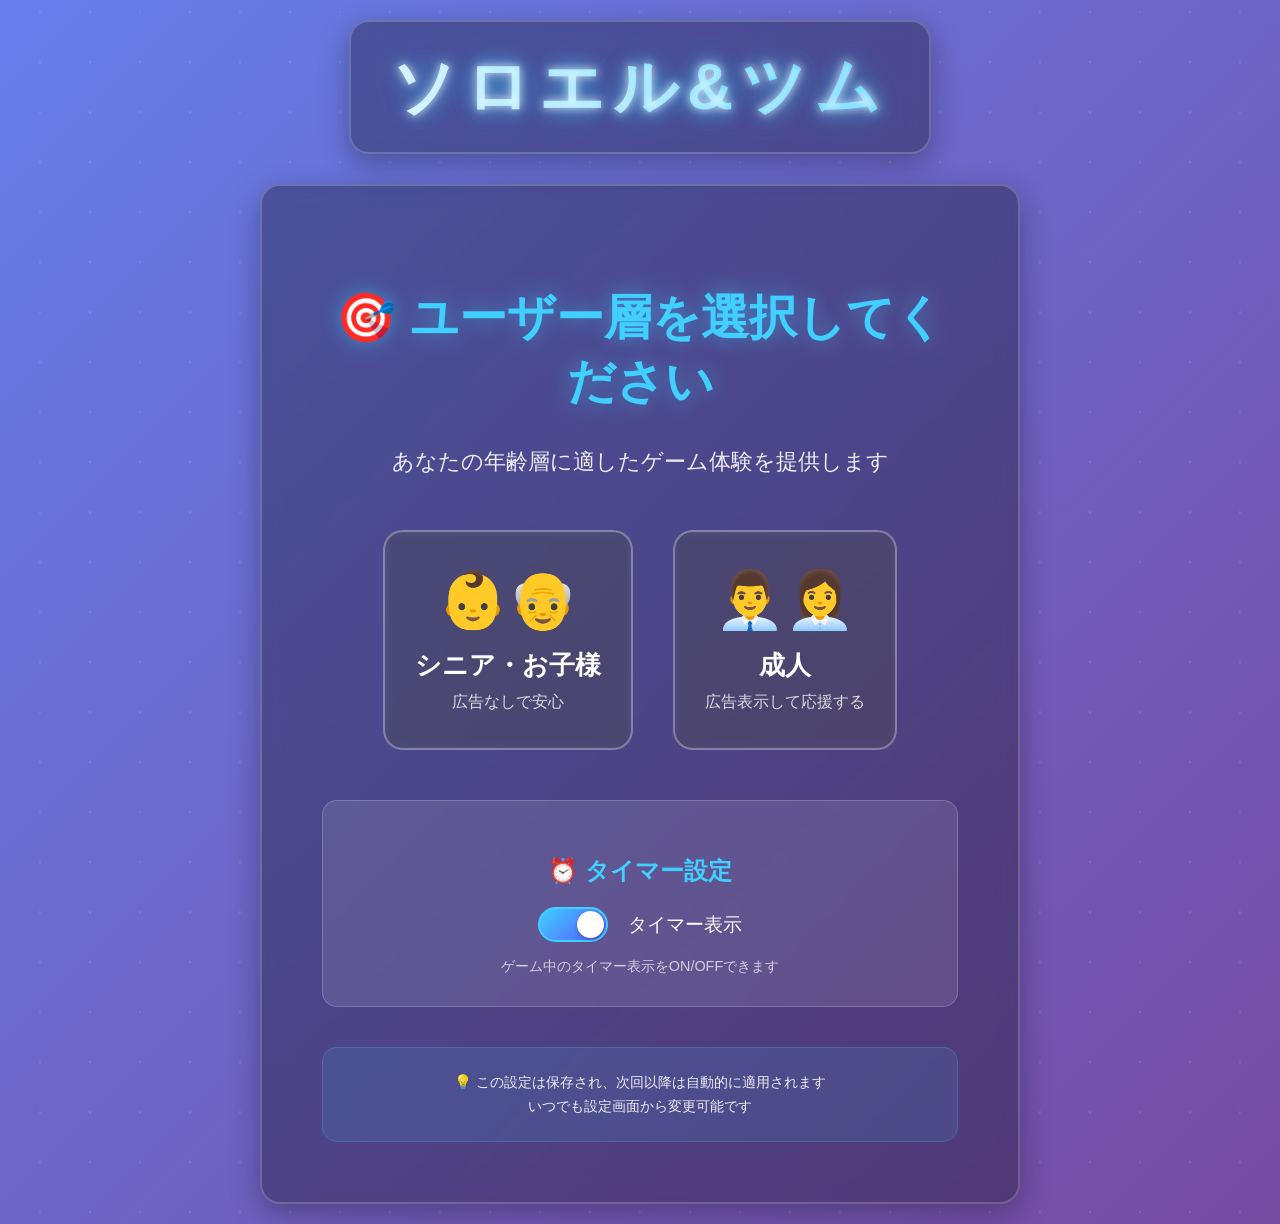
<file: index.html>
<!DOCTYPE html>
<html lang="ja">
<head>
    <meta charset="UTF-8">
    <meta name="viewport" content="width=device-width, initial-scale=1.0, user-scalable=yes">
    <meta name="mobile-web-app-capable" content="yes">
    <meta name="apple-mobile-web-app-capable" content="yes">
    <meta name="apple-mobile-web-app-status-bar-style" content="black-translucent">
    <title>ソロエル&ツム - 無料パズルゲーム</title>
    <meta name="description" content="無料で遊べるダイヤモンド型パズルゲーム。同じ数字を隣接させてクリアを目指そう！">
    <!-- メインメニュー <meta name="keywords" content="パズルゲーム,無料ゲーム,ブラウザゲーム,数字パズル,ソロエル,ツム">-->
    <link rel="stylesheet" href="style.css">
</head>
<body>
    <!-- 年齢層選択画面 -->
    <div id="ageSelectScreen" class="screen active">
        <div class="age-select-container">
            <div class="title-container">
                <h1 class="game-title">ソロエル&ツム</h1>
            </div>
            
            <div class="age-select-content">
                <h2>🎯 ユーザー層を選択してください</h2>
                <p class="age-description">あなたの年齢層に適したゲーム体験を提供します</p>
                
                <div class="age-button-container">
                    <button id="seniorChildButton" class="age-button senior-child">
                        <div class="age-icon">👶👴</div>
                        <div class="age-title">シニア・お子様</div>
                        <div class="age-subtitle">広告なしで安心</div>
                    </button>
                    
                    <button id="adultButton" class="age-button adult">
                        <div class="age-icon">👨‍💼👩‍💼</div>
                        <div class="age-title">成人</div>
                        <div class="age-subtitle">広告表示して応援する</div>
                    </button>
                </div>
                
                <!-- ★タイマー設定を追加 -->
                <div class="timer-setting">
                    <h3>⏰ タイマー設定</h3>
                    <div class="timer-toggle-container">
                        <label class="timer-toggle">
                            <input type="checkbox" id="timerEnabled" checked>
                            <span class="toggle-slider"></span>
                            <span class="toggle-text">タイマー表示</span>
                        </label>
                        <p class="timer-description">ゲーム中のタイマー表示をON/OFFできます</p>
                    </div>
                </div>
                
                <div class="age-note">
                    <p>💡 この設定は保存され、次回以降は自動的に適用されます</p>
                    <p>いつでも設定画面から変更可能です</p>
                </div>
            </div>
        </div>
    </div>

    <!-- メインメニュー -->
    <div id="mainMenu" class="screen">
        <div class="title-container">
            <h1 class="game-title">ソロエル&ツム</h1>
        </div>
        
        <!-- ★広告エリア1: タイトル下 -->
        <div class="ad-container top-ad">
            <div class="pc-ad">
                <script src="https://adm.shinobi.jp/s/db820e3569c5931e561a75d7ff744f3d"></script>
            </div>
            <div class="mobile-ad">
                <script src="https://adm.shinobi.jp/s/0e6d7385b6ec7bccb6126179119a8338"></script>
            </div>
        </div>
        
        <div class="menu-content">
            <h2>Level</h2>
            <select id="levelSelect">
                <option value="create1">Create1</option>
                <option value="create2">Create2</option>
                <option value="create3">Create3</option>
                <option value="0" selected>1</option>
                <option value="1">2</option>
                <option value="2">3</option>
                <option value="3">4</option>
                <option value="4">5</option>
                <option value="5">6</option>
                <option value="6">7</option>
                <option value="7">8</option>
                <option value="8">9</option>
                <option value="9">10</option>
            </select>
            <div class="settings">
                <label>
                    <input type="checkbox" id="colorMode" checked>
                    色付き駒
                </label>
            </div>
            <div class="button-container">
                <button id="playButton" class="menu-button">プレイ</button>
                <button id="createButton" class="menu-button">🎨 クリエイト</button>
                <button id="rulesButton" class="menu-button">ルール</button>
                <button id="recordsButton" class="menu-button">📊 記録</button>
                <button id="settingsButton" class="menu-button settings-btn">⚙️ 設定</button>
            </div>
            
            <div class="copyright-notice">
                <p>このゲームをパクらないで</p>
                <p>作成日: 2025/7/5</p>
                <p>公開開始日: 2025/7/29</p>
                <p>クリエイター: Yaminion</p>
                <p>
                    <a href="privacy.html" style="color: #40CFFF;">プライバシーポリシー</a> | 
                    <a href="terms.html" style="color: #40CFFF;">利用規約</a>
                </p>
            </div>
        </div>
        
        <!-- ★広告エリア2: メニュー下部 -->
        <div class="ad-container menu-bottom-ad">
            <div class="pc-ad">
                <script src="https://adm.shinobi.jp/s/db820e3569c5931e561a75d7ff744f3d"></script>
            </div>
            <div class="mobile-ad">
                <script src="https://adm.shinobi.jp/s/0e6d7385b6ec7bccb6126179119a8338"></script>
            </div>
        </div>
    </div>

    <!-- ルール画面 -->
    <div id="rulesScreen" class="screen">
        <div class="rules-content">
            <button id="closeRulesButton" class="menu-button">戻る</button>
            <div class="rules-text">
                <h1>ゲームルール</h1>
                <h2>１. 同じ数字の駒を全て隣接させてゲームクリアを目指そう!</h2>
                <h2>２. 数字の駒は斜め方向に移動可能!</h2>
                
                <h2>３. 同じ数字の駒が隣接した時、その駒はその場で固定（光る）!</h2>
                
                <p>※駒は直線上の空きマスに一気に移動可能。</p>
                <p>※他の駒は飛び越えれない</p>
                <p>※ゲームマップが大きい場合は、スマホではピンチ操作（二本指で拡大）またはダブルタップで拡大してご使用ください。また色付き駒をOFFにすると反応速度が上がります。</p>
                <p> </p>
                <h1>操作方法</h1>
                <h2>移動させたい駒を押す！空きマスの上でもう一回押すだけ！</h2>
            </div>
        </div>
    </div>

    <!-- ゲーム画面 -->
    <div id="gameScreen" class="screen">
        <div class="game-info">
            <div id="timer">Time: 0s</div>
            <button id="gameRulesButton" class="small-button" style="display: none;">ルール</button>
            <button id="retireButton" class="small-button">詰み.リタイア</button>
        </div>
        <canvas id="gameCanvas"></canvas>
        
        <!-- ★広告エリア3: ゲーム下 -->
        <div class="ad-container game-bottom-ad">
            <div class="pc-ad">
                <script src="https://adm.shinobi.jp/s/db820e3569c5931e561a75d7ff744f3d"></script>
            </div>
            <div class="mobile-ad">
                <script src="https://adm.shinobi.jp/s/0e6d7385b6ec7bccb6126179119a8338"></script>
            </div>
        </div>
        
        <!-- ★広告エリア4: ゲーム下追加 -->
        <div class="ad-container game-bottom-ad-2">
            <div class="pc-ad">
                <script src="https://adm.shinobi.jp/s/db820e3569c5931e561a75d7ff744f3d"></script>
            </div>
            <div class="mobile-ad">
                <script src="https://adm.shinobi.jp/s/0e6d7385b6ec7bccb6126179119a8338"></script>
            </div>
        </div>
    </div>

    <!-- 終了画面 -->
    <div id="endScreen" class="screen">
        <div class="end-content">
            <h2>おめでとう！</h2>
            <div id="levelClearInfo">Level 1 クリア！</div>
            
            <!-- ★広告エリア5: クリア後 -->
            <div class="ad-container clear-ad">
                <div class="pc-ad">
                    <script src="https://adm.shinobi.jp/s/db820e3569c5931e561a75d7ff744f3d"></script>
                </div>
                <div class="mobile-ad">
                    <script src="https://adm.shinobi.jp/s/0e6d7385b6ec7bccb6126179119a8338"></script>
                </div>
            </div>
            
            <!-- ★広告エリア6: クリア後追加 -->
            <div class="ad-container clear-ad-2">
                <div class="pc-ad">
                    <script src="https://adm.shinobi.jp/s/db820e3569c5931e561a75d7ff744f3d"></script>
                </div>
                <div class="mobile-ad">
                    <script src="https://adm.shinobi.jp/s/0e6d7385b6ec7bccb6126179119a8338"></script>
                </div>
            </div>
            
            <div class="stats-container">
                <div class="stat-item">
                    <span class="stat-value" id="clearTime">Time: 0s</span>
                    <span class="stat-label">クリア時間</span>
                </div>
                <div class="stat-item">
                    <span class="stat-value" id="clearMoves">Moves: 0</span>
                    <span class="stat-label">手数</span>
                </div>
            </div>
            <button id="backToMenuButton" class="menu-button">メニューに戻る</button>
        </div>
    </div>

    <!-- 記録表画面 -->
    <div id="recordsScreen" class="screen">
        <div class="records-content">
            <h2>📊 プレイ記録</h2>
            <div class="records-table-container">
                <table class="records-table">
                    <thead>
                        <tr>
                            <th>レベル</th>
                            <th>クリア人数</th>
                            <th>ベストタイム/手数</th>
                        </tr>
                    </thead>
                    <tbody id="recordsTableBody">
                        <!-- JavaScriptで動的生成 -->
                    </tbody>
                </table>
            </div>
            
            <!-- ★広告エリア7: 記録表下 -->
            <div class="ad-container records-bottom-ad">
                <div class="pc-ad">
                    <script src="https://adm.shinobi.jp/s/db820e3569c5931e561a75d7ff744f3d"></script>
                </div>
                <div class="mobile-ad">
                    <script src="https://adm.shinobi.jp/s/0e6d7385b6ec7bccb6126179119a8338"></script>
                </div>
            </div>
            
            <div class="records-buttons">
                <button id="clearRecordsButton" class="danger-button">記録をリセット</button>
                <button id="backToMenuFromRecords" class="menu-button">メニューに戻る</button>
            </div>
        </div>
    </div>

    <!-- 詰んだ確認画面 -->
    <div id="retireConfirmScreen" class="screen">
        <div class="rules-content">
            <h2>リタイヤしますか？</h2>
            
            <div class="button-container">
                <button id="confirmRetireYes" class="menu-button">YES</button>
                <button id="confirmRetireNo" class="menu-button">NO</button>
            </div>
            
            <!-- ★広告エリア8: YESNOボタンの下に配置 -->
            <div class="ad-container retire-ad">
                <div class="pc-ad">
                    <!--script src="https://adm.shinobi.jp/s/db820e3569c5931e561a75d7ff744f3d"></script-->
                    <script src="https://adm.shinobi.jp/s/0cf40a834e34d70d995978d006a1516a"></script>
                </div>
                <div class="mobile-ad">
                    <script src="https://adm.shinobi.jp/s/0e6d7385b6ec7bccb6126179119a8338"></script>
                </div>
            </div>
            
            <!-- ★広告エリア9: YESNOボタンの下に配置 -->
            <div class="ad-container retire-ad">
                <div class="pc-ad">
                    <script src="https://adm.shinobi.jp/s/0cf40a834e34d70d995978d006a1516a"></script>
                </div>
                <div class="mobile-ad">
                    <script src="https://adm.shinobi.jp/s/0e6d7385b6ec7bccb6126179119a8338"></script>
                </div>
            </div>
        </div>
    </div>

    <!-- 詰んだ確認画面2 -->
    <div id="stuckConfirmScreen" class="screen">
        <div class="rules-content">
            <h2>えっ 詰んだのw？？？</h2>
            
            <div class="button-container">
                <button id="confirmStuckYes" class="menu-button">YES</button>
                <button id="confirmStuckNo" class="menu-button">NO</button>
            </div>
            
            <!-- ★広告エリア10: YESNOボタンの下に配置 -->
            <div class="ad-container stuck-ad">
                <div class="pc-ad">
                    <script src="https://adm.shinobi.jp/s/0cf40a834e34d70d995978d006a1516a"></script>
                </div>
                <div class="mobile-ad">
                    <script src="https://adm.shinobi.jp/s/0e6d7385b6ec7bccb6126179119a8338"></script>
                </div>
            </div>
            
            <!-- ★広告エリア11: YESNOボタンの下に配置 -->
            <div class="ad-container stuck-ad-2">
                <div class="pc-ad">
                    <script src="https://adm.shinobi.jp/s/0cf40a834e34d70d995978d006a1516a"></script>
                </div>
                <div class="mobile-ad">
                    <script src="https://adm.shinobi.jp/s/0e6d7385b6ec7bccb6126179119a8338"></script>
                </div>
            </div>
        </div>
    </div>

    <script src="game3.js"></script>
</body>
</html>
</file>
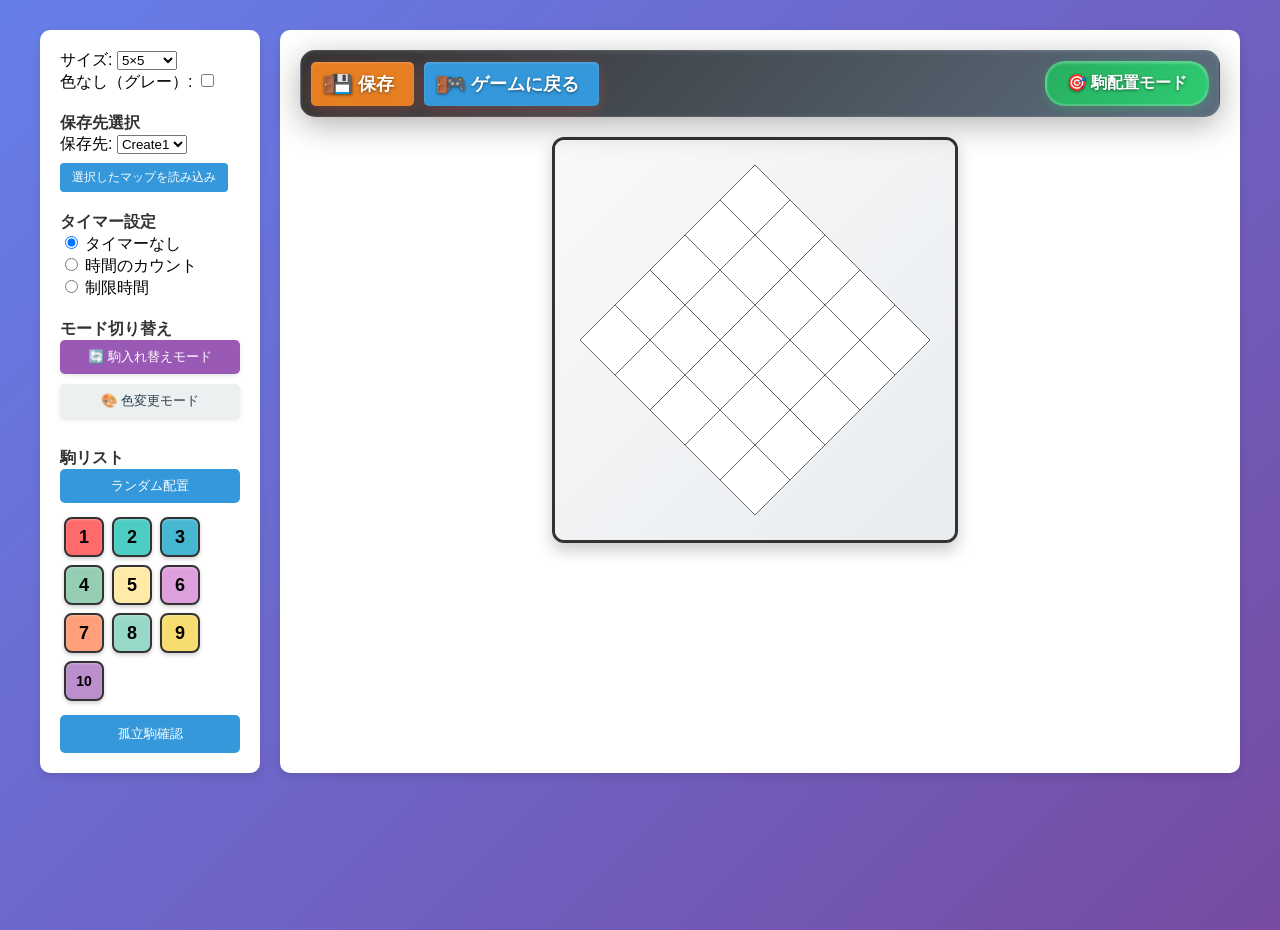
<file: create.html>
<!DOCTYPE html>
<html lang="ja">
<head>
    <meta charset="UTF-8">
    <meta name="viewport" content="width=device-width, initial-scale=1.0, user-scalable=yes">
    <meta name="mobile-web-app-capable" content="yes">
    <meta name="apple-mobile-web-app-capable" content="yes">
    <title>DO パズルクリエイト</title>
    <link rel="stylesheet" href="style.css">
    <style>
        .flex-container { 
            display: flex; 
            max-width: 1200px; 
            margin: 30px auto; 
            position: relative;
            touch-action: pan-x pan-y pinch-zoom;
        }
        
        .sidebar { 
            width: 220px; 
            background: #fff; 
            padding: 20px; 
            border-radius: 10px; 
            margin-right: 20px; 
            box-shadow: 0 4px 8px rgba(0,0,0,0.1);
            /* スクロール連動機能を削除し、通常の静的配置に戻す */
        }
        
        /* メインエリア */
        .main-area { 
            flex: 1; 
            background: #fff; 
            padding: 20px; 
            border-radius: 10px; 
            box-shadow: 0 4px 8px rgba(0,0,0,0.1);
            touch-action: pan-x pan-y pinch-zoom;
        }
        
        .map-area { display: flex; flex-direction: column; align-items: center; }
        .section-title { font-weight: bold; margin-top: 20px; color: #333; }
        .hidden { display: none; }
        
        .piece { 
            display: inline-block; 
            width: 40px; 
            height: 40px; 
            border: 2px solid #333; 
            margin: 4px; 
            text-align: center; 
            line-height: 36px; 
            cursor: pointer; 
            border-radius: 8px;
            font-weight: bold;
            font-size: 14px;
            color: #000;
            box-shadow: 
                0 2px 4px rgba(0,0,0,0.2),
                inset 0 1px 2px rgba(255,255,255,0.3);
            transition: all 0.2s ease;
        }
        
        .piece:hover {
            transform: translateY(-2px);
            box-shadow: 
                0 4px 8px rgba(0,0,0,0.3),
                inset 0 1px 2px rgba(255,255,255,0.3);
        }
        
        .timer-settings { margin-top: 20px; }
        .timer-display { font-size: 1.5rem; font-weight: bold; margin: 10px 0; }
        .game-info { display: flex; justify-content: space-between; align-items: center; width: 100%; margin-bottom: 20px; }
        .game-info div { font-size: 1.2rem; font-weight: bold; }
        .small-button { background: #e74c3c; color: #fff; padding: 10px 20px; border: none; border-radius: 5px; cursor: pointer; }
        canvas { 
            border: 3px solid #333; 
            border-radius: 12px; 
            background: linear-gradient(135deg, #f5f7fa 0%, #c3cfe2 100%); 
            box-shadow: 0 8px 16px rgba(0,0,0,0.2);
            touch-action: pan-x pan-y pinch-zoom;
        }
        #timerDisplay {
            background: linear-gradient(135deg, #3498db, #2980b9);
            color: white;
            font-size: 20px;
            font-weight: bold;
            padding: 12px 24px;
            border-radius: 25px;
            text-shadow: 0 1px 3px rgba(0, 0, 0, 0.5);
            box-shadow: 
                0 4px 15px rgba(52, 152, 219, 0.3),
                inset 0 1px 3px rgba(255, 255, 255, 0.2);
            border: 2px solid rgba(255, 255, 255, 0.2);
            min-width: 120px;
            text-align: center;
        }
    </style>
</head>
<body>
    <div class="flex-container">
        <div class="sidebar">
            <!-- サイドバーの内容はそのまま -->
            <div>
                <label>サイズ: 
                    <select id="inputSize">
                        <option value="3">3×3</option>
                        <option value="4">4×4</option>
                        <option value="5" selected>5×5</option>
                        <option value="6">6×6</option>
                        <option value="7">7×7</option>
                        <option value="8">8×8</option>
                        <option value="9">9×9</option>
                        <option value="10">10×10</option>
                        <option value="11">11×11</option>
                        <option value="12">12×12</option>
                        <option value="13">13×13</option>
                        <option value="14">14×14</option>
                        <option value="15">15×15</option>
                    </select>
                </label><br>
                <label>色なし（グレー）: <input type="checkbox" id="inputColorRandom"></label><br>
                <div class="section-title">保存先選択</div>
                <label>保存先: 
                    <select id="saveSlot">
                        <option value="create1">Create1</option>
                        <option value="create2">Create2</option>
                        <option value="create3">Create3</option>
                    </select>
                </label><br>
                <button id="loadMapBtn" style="margin-top: 8px; background: #3498db; color: white; padding: 6px 12px; border: none; border-radius: 4px; cursor: pointer; font-size: 12px;">選択したマップを読み込み</button>
            </div>
            <div class="timer-settings">
                <div class="section-title">タイマー設定</div>
                <label><input type="radio" name="timerMode" value="none" checked> タイマーなし</label><br>
                <label><input type="radio" name="timerMode" value="countUp"> 時間のカウント</label><br>
                <label><input type="radio" name="timerMode" value="countDown"> 制限時間</label><br>
                <div id="countDownInput" class="hidden">
                    <label>制限時間 (秒): <input type="number" id="inputCountDown" min="10" value="60"></label>
                </div>
            </div>
            <div class="section-title">モード切り替え</div>
            <button id="moveModeBtn" style="margin-bottom: 10px; background: #9b59b6; color: white; padding: 8px 16px; border: none; border-radius: 5px; cursor: pointer; width: 100%;">駒入れ替えモード</button>
            <button id="colorModeBtn" style="margin-bottom: 10px; background: #ecf0f1; color: #2c3e50; padding: 8px 16px; border: none; border-radius: 5px; cursor: pointer; width: 100%;">色変更モード</button>
            
            <div class="section-title">駒リスト</div>
            <button id="addPieceBtn" style="margin-bottom: 10px; background: #3498db; color: white; padding: 8px 16px; border: none; border-radius: 5px; cursor: pointer; width: 100%;">ランダム配置</button>
            <div id="pieceList"></div>
            
            <div id="colorList" class="hidden"></div>
            
            <button id="checkIsolatedBtn" style="margin-top: 10px; background: #3498db; color: white; padding: 10px 20px; border: none; border-radius: 5px; cursor: pointer; width: 100%;">孤立駒確認</button>
        </div>
        <div class="main-area">
            <!-- メインエリアの内容はそのまま -->
            <div class="map-area">
                <div class="game-info">
                    <div style="display: flex; gap: 10px; align-items: center;">
                        <button id="saveButton" class="small-button" style="background: #e67e22;">💾 保存</button>
                        <button id="backToGameButton" class="small-button" style="background: #3498db;">🎮 ゲームに戻る</button>
                    </div>
                    <div id="modeDisplay" style="
                        background: linear-gradient(135deg, #27ae60, #2ecc71);
                        color: white;
                        font-size: 16px;
                        font-weight: bold;
                        padding: 10px 20px;
                        border-radius: 20px;
                        text-shadow: 0 1px 3px rgba(0, 0, 0, 0.5);
                        box-shadow: 
                            0 3px 10px rgba(46, 204, 113, 0.3),
                            inset 0 1px 2px rgba(255, 255, 255, 0.2);
                        border: 2px solid rgba(255, 255, 255, 0.2);
                        min-width: 140px;
                        text-align: center;
                    ">🎯 駒配置モード</div>
                </div>
                <canvas id="mainMap" width="500" height="700"></canvas>
            </div>
        </div>
    </div>
    <script src="create.js"></script>
</body>
</html>
</file>
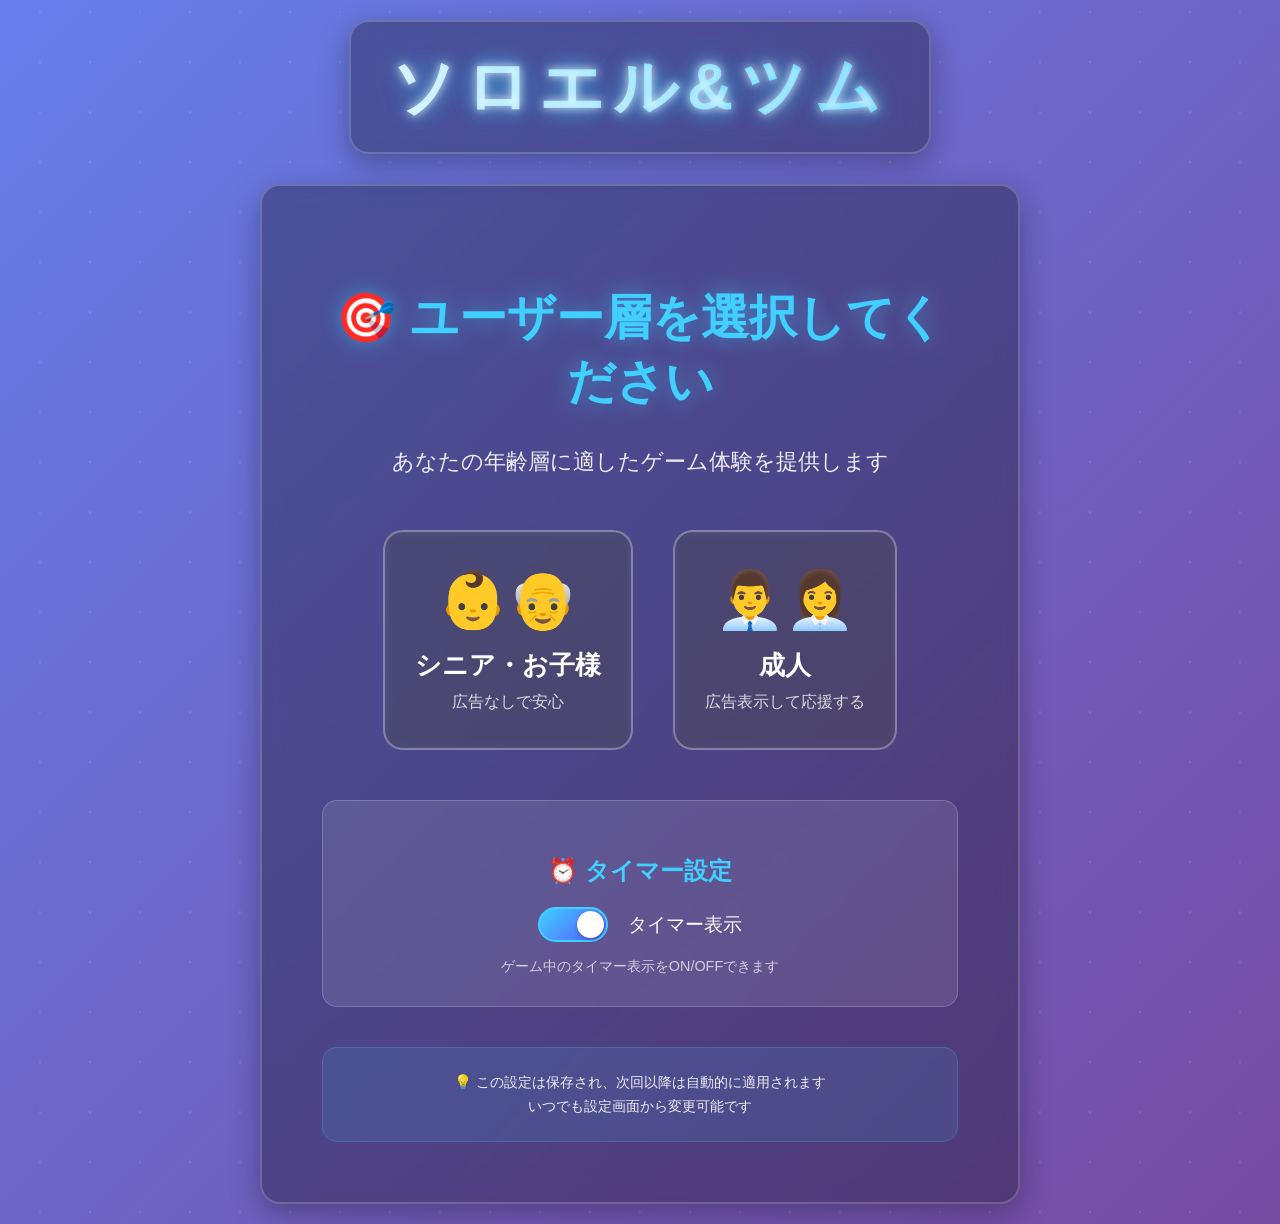
<file: index (2).html>
<!DOCTYPE html>
<html lang="ja">
<head>
    <meta charset="UTF-8">
    <meta name="viewport" content="width=device-width, initial-scale=1.0, user-scalable=no">
    <meta name="mobile-web-app-capable" content="yes">
    <meta name="apple-mobile-web-app-capable" content="yes">
    <meta name="apple-mobile-web-app-status-bar-style" content="black-translucent">
    <title>ソロエル&ツム - 無料パズルゲーム</title>
    <meta name="description" content="無料で遊べるダイヤモンド型パズルゲーム。同じ数字を隣接させてクリアを目指そう！">
    <!-- メインメニュー <meta name="keywords" content="パズルゲーム,無料ゲーム,ブラウザゲーム,数字パズル,ソロエル,ツム">-->
    <link rel="stylesheet" href="style.css">
</head>
<body>
    <!-- 年齢層選択画面 -->
    <div id="ageSelectScreen" class="screen active">
        <div class="age-select-container">
            <div class="title-container">
                <h1 class="game-title">ソロエル&ツム</h1>
            </div>
            
            <div class="age-select-content">
                <h2>🎯 ユーザー層を選択してください</h2>
                <p class="age-description">あなたの年齢層に適したゲーム体験を提供します</p>
                
                <div class="age-button-container">
                    <button id="seniorChildButton" class="age-button senior-child">
                        <div class="age-icon">👶👴</div>
                        <div class="age-title">シニア・お子様</div>
                        <div class="age-subtitle">広告なしで安心</div>
                    </button>
                    
                    <button id="adultButton" class="age-button adult">
                        <div class="age-icon">👨‍💼👩‍💼</div>
                        <div class="age-title">成人</div>
                        <div class="age-subtitle">広告表示して応援する</div>
                    </button>
                </div>
                
                <!-- ★タイマー設定を追加 -->
                <div class="timer-setting">
                    <h3>⏰ タイマー設定</h3>
                    <div class="timer-toggle-container">
                        <label class="timer-toggle">
                            <input type="checkbox" id="timerEnabled" checked>
                            <span class="toggle-slider"></span>
                            <span class="toggle-text">タイマー表示</span>
                        </label>
                        <p class="timer-description">ゲーム中のタイマー表示をON/OFFできます</p>
                    </div>
                </div>
                
                <div class="age-note">
                    <p>💡 この設定は保存され、次回以降は自動的に適用されます</p>
                    <p>いつでも設定画面から変更可能です</p>
                </div>
            </div>
        </div>
    </div>

    <!-- メインメニュー -->
    <div id="mainMenu" class="screen">
        <div class="title-container">
            <h1 class="game-title">ソロエル&ツム</h1>
        </div>
        
        <!-- ★広告エリア1: タイトル下 -->
        <div class="ad-container top-ad">
            <div class="pc-ad">
                <script src="https://adm.shinobi.jp/s/db820e3569c5931e561a75d7ff744f3d"></script>
            </div>
            <div class="mobile-ad">
                <script src="https://adm.shinobi.jp/s/0e6d7385b6ec7bccb6126179119a8338"></script>
            </div>
        </div>
        
        <div class="menu-content">
            <h2>Level</h2>
            <select id="levelSelect">
                <option value="create1">Create1</option>
                <option value="create2">Create2</option>
                <option value="create3">Create3</option>
                <option value="0" selected>1</option>
                <option value="1">2</option>
                <option value="2">3</option>
                <option value="3">4</option>
                <option value="4">5</option>
                <option value="5">6</option>
                <option value="6">7</option>
                <option value="7">8</option>
                <option value="8">9</option>
                <option value="9">10</option>
            </select>
            <div class="settings">
                <label>
                    <input type="checkbox" id="colorMode" checked>
                    色付き駒
                </label>
            </div>
            <div class="button-container">
                <button id="playButton" class="menu-button">プレイ</button>
                <button id="createButton" class="menu-button">🎨 クリエイト</button>
                <button id="rulesButton" class="menu-button">ルール</button>
                <button id="recordsButton" class="menu-button">📊 記録</button>
                <button id="settingsButton" class="menu-button settings-btn">⚙️ 設定</button>
            </div>
            
            <div class="copyright-notice">
                <p>このゲームをパクらないで</p>
                <p>作成日: 2025/7/5</p>
                <p>公開開始日: 2025/7/29</p>
                <p>クリエイター: Yaminion</p>
                <p>
                    <a href="privacy.html" style="color: #40CFFF;">プライバシーポリシー</a> | 
                    <a href="terms.html" style="color: #40CFFF;">利用規約</a>
                </p>
            </div>
        </div>
        
        <!-- ★広告エリア2: メニュー下部 -->
        <div class="ad-container menu-bottom-ad">
            <div class="pc-ad">
                <script src="https://adm.shinobi.jp/s/db820e3569c5931e561a75d7ff744f3d"></script>
            </div>
            <div class="mobile-ad">
                <script src="https://adm.shinobi.jp/s/0e6d7385b6ec7bccb6126179119a8338"></script>
            </div>
        </div>
    </div>

    <!-- ルール画面 -->
    <div id="rulesScreen" class="screen">
        <div class="rules-content">
            <div class="rules-text">
                <h1>ゲームルール</h1>
                <h2>１. 同じ数字の駒を全て隣接させてゲームクリアを目指そう!</h2>
                <h2>２. 数字の駒は斜め方向に移動可能!</h2>
                
                <h2>３. 同じ数字の駒が隣接した時、その駒はその場で固定（光る）!</h2>
                
                <p>※駒は直線上の空きマスに一気に移動可能。</p>
                <p>※他の駒は飛び越えれない</p>
                <p>※ゲームマップが大きい場合は拡大してご使用ください。また色付き駒をOFFにすると反応速度が上がります。</p>
                <p> </p>
                <h1>操作方法</h1>
                <h2>移動させたい駒を押す！空きマスの上でもう一回押すだけ！</h2>
            </div>
            <button id="closeRulesButton" class="menu-button">戻る</button>
        </div>
    </div>

    <!-- ゲーム画面 -->
    <div id="gameScreen" class="screen">
        <div class="game-info">
            <div id="timer">Time: 0s</div>
            <button id="gameRulesButton" class="small-button" style="display: none;">ルール</button>
            <button id="retireButton" class="small-button">詰み.リタイア</button>
        </div>
        <canvas id="gameCanvas"></canvas>
        
        <!-- ★広告エリア3: ゲーム下 -->
        <div class="ad-container game-bottom-ad">
            <div class="pc-ad">
                <script src="https://adm.shinobi.jp/s/db820e3569c5931e561a75d7ff744f3d"></script>
            </div>
            <div class="mobile-ad">
                <script src="https://adm.shinobi.jp/s/0e6d7385b6ec7bccb6126179119a8338"></script>
            </div>
        </div>
        
        <!-- ★広告エリア4: ゲーム下追加 -->
        <div class="ad-container game-bottom-ad-2">
            <div class="pc-ad">
                <script src="https://adm.shinobi.jp/s/db820e3569c5931e561a75d7ff744f3d"></script>
            </div>
            <div class="mobile-ad">
                <script src="https://adm.shinobi.jp/s/0e6d7385b6ec7bccb6126179119a8338"></script>
            </div>
        </div>
    </div>

    <!-- 終了画面 -->
    <div id="endScreen" class="screen">
        <div class="end-content">
            <h2>おめでとう！</h2>
            <div id="levelClearInfo">Level 1 クリア！</div>
            
            <!-- ★広告エリア5: クリア後 -->
            <div class="ad-container clear-ad">
                <div class="pc-ad">
                    <script src="https://adm.shinobi.jp/s/db820e3569c5931e561a75d7ff744f3d"></script>
                </div>
                <div class="mobile-ad">
                    <script src="https://adm.shinobi.jp/s/0e6d7385b6ec7bccb6126179119a8338"></script>
                </div>
            </div>
            
            <!-- ★広告エリア6: クリア後追加 -->
            <div class="ad-container clear-ad-2">
                <div class="pc-ad">
                    <script src="https://adm.shinobi.jp/s/db820e3569c5931e561a75d7ff744f3d"></script>
                </div>
                <div class="mobile-ad">
                    <script src="https://adm.shinobi.jp/s/0e6d7385b6ec7bccb6126179119a8338"></script>
                </div>
            </div>
            
            <div class="stats-container">
                <div class="stat-item">
                    <span class="stat-value" id="clearTime">Time: 0s</span>
                    <span class="stat-label">クリア時間</span>
                </div>
                <div class="stat-item">
                    <span class="stat-value" id="clearMoves">Moves: 0</span>
                    <span class="stat-label">手数</span>
                </div>
            </div>
            <button id="backToMenuButton" class="menu-button">メニューに戻る</button>
        </div>
    </div>

    <!-- 記録表画面 -->
    <div id="recordsScreen" class="screen">
        <div class="records-content">
            <h2>📊 プレイ記録</h2>
            <div class="records-table-container">
                <table class="records-table">
                    <thead>
                        <tr>
                            <th>レベル</th>
                            <th>クリア人数</th>
                            <th>ベストタイム/手数</th>
                        </tr>
                    </thead>
                    <tbody id="recordsTableBody">
                        <!-- JavaScriptで動的生成 -->
                    </tbody>
                </table>
            </div>
            
            <!-- ★広告エリア7: 記録表下 -->
            <div class="ad-container records-bottom-ad">
                <div class="pc-ad">
                    <script src="https://adm.shinobi.jp/s/db820e3569c5931e561a75d7ff744f3d"></script>
                </div>
                <div class="mobile-ad">
                    <script src="https://adm.shinobi.jp/s/0e6d7385b6ec7bccb6126179119a8338"></script>
                </div>
            </div>
            
            <div class="records-buttons">
                <button id="clearRecordsButton" class="danger-button">記録をリセット</button>
                <button id="backToMenuFromRecords" class="menu-button">メニューに戻る</button>
            </div>
        </div>
    </div>

    <!-- 詰んだ確認画面 -->
    <div id="retireConfirmScreen" class="screen">
        <div class="rules-content">
            <h2>リタイヤしますか？</h2>
            
            <div class="button-container">
                <button id="confirmRetireYes" class="menu-button">YES</button>
                <button id="confirmRetireNo" class="menu-button">NO</button>
            </div>
            
            <!-- ★広告エリア8: YESNOボタンの下に配置 -->
            <div class="ad-container retire-ad">
                <div class="pc-ad">
                    <!--script src="https://adm.shinobi.jp/s/db820e3569c5931e561a75d7ff744f3d"></script-->
                    <script src="https://adm.shinobi.jp/s/0cf40a834e34d70d995978d006a1516a"></script>
                </div>
                <div class="mobile-ad">
                    <script src="https://adm.shinobi.jp/s/0e6d7385b6ec7bccb6126179119a8338"></script>
                </div>
            </div>
            
            <!-- ★広告エリア9: YESNOボタンの下に配置 -->
            <div class="ad-container retire-ad">
                <div class="pc-ad">
                    <script src="https://adm.shinobi.jp/s/0cf40a834e34d70d995978d006a1516a"></script>
                </div>
                <div class="mobile-ad">
                    <script src="https://adm.shinobi.jp/s/0e6d7385b6ec7bccb6126179119a8338"></script>
                </div>
            </div>
        </div>
    </div>

    <!-- 詰んだ確認画面2 -->
    <div id="stuckConfirmScreen" class="screen">
        <div class="rules-content">
            <h2>えっ 詰んだのw？？？</h2>
            
            <div class="button-container">
                <button id="confirmStuckYes" class="menu-button">YES</button>
                <button id="confirmStuckNo" class="menu-button">NO</button>
            </div>
            
            <!-- ★広告エリア10: YESNOボタンの下に配置 -->
            <div class="ad-container stuck-ad">
                <div class="pc-ad">
                    <script src="https://adm.shinobi.jp/s/0cf40a834e34d70d995978d006a1516a"></script>
                </div>
                <div class="mobile-ad">
                    <script src="https://adm.shinobi.jp/s/0e6d7385b6ec7bccb6126179119a8338"></script>
                </div>
            </div>
            
            <!-- ★広告エリア11: YESNOボタンの下に配置 -->
            <div class="ad-container stuck-ad-2">
                <div class="pc-ad">
                    <script src="https://adm.shinobi.jp/s/0cf40a834e34d70d995978d006a1516a"></script>
                </div>
                <div class="mobile-ad">
                    <script src="https://adm.shinobi.jp/s/0e6d7385b6ec7bccb6126179119a8338"></script>
                </div>
            </div>
        </div>
    </div>

    <script src="game3.js"></script>
</body>
</html>
</file>
<file: style.css>
/* 全体的なボックスサイジング設定 */
* {
    box-sizing: border-box;
}

body {
    margin: 0;
    padding: 0;
    font-family: 'Arial', sans-serif;
    background: linear-gradient(135deg, #667eea 0%, #764ba2 100%);
    min-height: 100vh;
    /* LINEブラウザでの横スクロール対策 */
    overflow-x: hidden;
    width: 100%;
    max-width: 100vw;
}

.screen {
    display: none;
}

.screen.active {
    display: flex;
    flex-direction: column;
    align-items: center;
    justify-content: center;
}

/* 年齢層選択画面 */
#ageSelectScreen {
    background: linear-gradient(135deg, #667eea 0%, #764ba2 100%);
    position: relative;
    overflow: hidden;
    min-height: 100vh;
    /* LINEブラウザ対応 */
    width: 100%;
    max-width: 100vw;
}

#ageSelectScreen.active {
    display: flex;
    align-items: center;
    justify-content: center;
    /* 中央配置を確実にする */
    padding: 0;
    margin: 0;
}

#ageSelectScreen::before {
    content: '';
    position: absolute;
    top: 0;
    left: 0;
    width: 100%;
    height: 100%;
    background: radial-gradient(circle, rgba(255,255,255,0.1) 1px, transparent 1px);
    background-size: 50px 50px;
    animation: float 20s linear infinite;
    /* 背景を中央から開始 */
    background-position: center center;
}

.age-select-container {
    position: relative;
    z-index: 10;
    text-align: center;
    width: 100%;
    max-width: 800px;
    padding: 20px;
    /* 中央配置を確実にする */
    margin: 0 auto;
    display: flex;
    flex-direction: column;
    align-items: center;
    justify-content: center;
}

.age-select-content {
    background: rgba(0, 0, 0, 0.3);
    backdrop-filter: blur(10px);
    padding: 40px;
    border-radius: 20px;
    text-align: center;
    color: #fff;
    box-shadow: 0 10px 30px rgba(0, 0, 0, 0.3);
    border: 2px solid rgba(255, 255, 255, 0.2);
    margin: 0 auto;
    /* 幅を明確に指定 */
    width: 100%;
    max-width: 100%;
    /* 左右のスペースを統一 */
    position: relative;
}

.age-select-content h2 {
    color: #40CFFF;
    font-size: 2.5rem;
    margin-bottom: 20px;
    text-shadow: 0 0 20px rgba(64, 207, 255, 0.5);
}

.age-description {
    font-size: 1.2rem;
    margin-bottom: 40px;
    color: rgba(255, 255, 255, 0.9);
    line-height: 1.6;
}

.age-button-container {
    display: flex;
    gap: 30px;
    justify-content: center;
    margin: 40px 0;
    flex-wrap: wrap;
}

.age-button {
    background: rgba(255, 255, 255, 0.1);
    border: 2px solid rgba(255, 255, 255, 0.3);
    border-radius: 20px;
    padding: 30px 25px;
    cursor: pointer;
    transition: all 0.3s ease;
    color: white;
    text-align: center;
    min-width: 200px;
    backdrop-filter: blur(5px);
    position: relative;
    overflow: hidden;
}

.age-button::before {
    content: '';
    position: absolute;
    top: 0;
    left: -100%;
    width: 100%;
    height: 100%;
    background: linear-gradient(90deg, transparent, rgba(255, 255, 255, 0.2), transparent);
    transition: left 0.5s ease;
}

.age-button:hover::before {
    left: 100%;
}

.age-button:hover {
    transform: translateY(-5px);
    box-shadow: 0 10px 30px rgba(0, 0, 0, 0.3);
}

.age-button.senior-child:hover {
    border-color: rgba(76, 175, 80, 0.8);
    box-shadow: 0 10px 30px rgba(76, 175, 80, 0.3);
}

.age-button.adult:hover {
    border-color: rgba(255, 152, 0, 0.8);
    box-shadow: 0 10px 30px rgba(255, 152, 0, 0.3);
}

.age-icon {
    font-size: 3rem;
    margin-bottom: 15px;
}

.age-title {
    font-size: 1.5rem;
    font-weight: bold;
    margin-bottom: 10px;
}

.age-subtitle {
    font-size: 1rem;
    opacity: 0.8;
    line-height: 1.4;
}

.age-note {
    background: rgba(64, 207, 255, 0.1);
    border-radius: 15px;
    padding: 20px;
    margin-top: 40px;
    border: 1px solid rgba(64, 207, 255, 0.2);
}

.age-note p {
    margin: 5px 0;
    font-size: 0.9rem;
    opacity: 0.9;
}

/* タイマー設定エリア */
.timer-setting {
    background: rgba(255, 255, 255, 0.1);
    border-radius: 15px;
    padding: 20px;
    margin: 30px 0 20px 0;
    border: 1px solid rgba(255, 255, 255, 0.2);
}

.timer-setting h3 {
    color: #40CFFF;
    font-size: 1.3rem;
    margin-bottom: 15px;
    text-align: center;
}

.timer-toggle-container {
    text-align: center;
}

.timer-toggle {
    display: inline-flex;
    align-items: center;
    cursor: pointer;
    font-size: 1.1rem;
    color: white;
    margin-bottom: 10px;
}

.timer-toggle input {
    display: none;
}

.toggle-slider {
    width: 60px;
    height: 30px;
    background: rgba(255, 255, 255, 0.3);
    border-radius: 25px;
    position: relative;
    margin-right: 15px;
    transition: all 0.3s ease;
    border: 2px solid rgba(255, 255, 255, 0.2);
}

.toggle-slider::before {
    content: '';
    position: absolute;
    width: 22px;
    height: 22px;
    border-radius: 50%;
    background: white;
    top: 2px;
    left: 2px;
    transition: all 0.3s ease;
    box-shadow: 0 2px 4px rgba(0, 0, 0, 0.2);
}

.timer-toggle input:checked + .toggle-slider {
    background: linear-gradient(135deg, #40CFFF, #5555FF);
    border-color: #40CFFF;
}

.timer-toggle input:checked + .toggle-slider::before {
    transform: translateX(30px);
}

.timer-toggle:hover .toggle-slider {
    box-shadow: 0 0 20px rgba(64, 207, 255, 0.3);
}

.timer-description {
    font-size: 0.9rem;
    opacity: 0.8;
    color: rgba(255, 255, 255, 0.9);
    margin: 5px 0 0 0;
}

/* 設定ボタンのスタイル */
.settings-btn {
    background: linear-gradient(135deg, #9b59b6, #8e44ad) !important;
}

.settings-btn:hover {
    background: linear-gradient(135deg, #8e44ad, #7d3c98) !important;
}

/* レスポンシブ対応 */
@media (max-width: 768px) {
    /* LINEブラウザ対応：全体のコンテナ調整 */
    .age-select-container {
        width: 100%;
        max-width: 100vw; /* ビューポート幅を超えないよう制限 */
        padding: 10px; /* 左右均等なパディング */
        box-sizing: border-box; /* パディングを幅に含める */
        margin: 0; /* マージンをリセット */
    }
    
    .age-select-content {
        padding: 20px 15px; /* 左右パディングを統一 */
        margin: 0 auto; /* 中央配置を確実にする */
        width: calc(100% - 0px); /* 左右のスペースを完全に統一 */
        max-width: 100%; /* 最大幅を制限 */
        box-sizing: border-box; /* パディングを幅に含める */
        /* 位置を中央に固定 */
        position: relative;
        left: 0;
        right: 0;
    }
    
    .age-select-content h2 {
        font-size: 1.8rem; /* フォントサイズを縮小 */
        margin-bottom: 15px;
        line-height: 1.2; /* 行間を調整 */
    }
    
    .age-description {
        font-size: 1rem; /* フォントサイズを縮小 */
        margin-bottom: 25px;
        padding: 0 5px; /* 左右に少しパディング */
    }
    
    .age-button-container {
        flex-direction: column;
        align-items: center;
        gap: 15px; /* ギャップを縮小 */
        margin: 20px 0; /* マージンを縮小 */
    }
    
    .age-button {
        min-width: 0; /* 最小幅を解除 */
        width: 100%; /* 幅を100%に設定 */
        max-width: 280px; /* 最大幅を設定 */
        padding: 20px 15px; /* パディングを調整 */
        box-sizing: border-box;
    }
    
    .age-icon {
        font-size: 2.2rem; /* アイコンサイズ調整 */
    }
    
    .age-title {
        font-size: 1.2rem; /* タイトルサイズ調整 */
    }
    
    .age-subtitle {
        font-size: 0.9rem; /* サブタイトルサイズ調整 */
    }
    
    /* タイマー設定エリアも調整 */
    .timer-setting {
        margin: 20px 0; /* マージンを縮小 */
        padding: 15px 10px; /* パディングを調整 */
    }
    
    .timer-setting h3 {
        font-size: 1.1rem; /* フォントサイズ調整 */
    }
    
    .age-note {
        margin-top: 20px; /* マージンを縮小 */
        padding: 15px 10px; /* パディングを調整 */
    }
    
    .age-note p {
        font-size: 0.8rem; /* フォントサイズを縮小 */
    }
}

/* 超小型デバイス・LINEブラウザ対応（480px以下） */
@media (max-width: 480px) {
    .age-select-container {
        padding: 8px; /* 左右均等なパディング */
        margin: 0 auto; /* 中央配置 */
    }
    
    .age-select-content {
        padding: 15px 12px; /* 左右パディングを均等に */
        border-radius: 15px; /* 角丸を少し縮小 */
        width: calc(100% - 0px); /* 幅を統一 */
        margin: 0 auto; /* 完全中央配置 */
    }
    
    .age-select-content h2 {
        font-size: 1.5rem; /* さらにフォントサイズ縮小 */
        margin-bottom: 10px;
    }
    
    .age-description {
        font-size: 0.9rem;
        margin-bottom: 20px;
    }
    
    .age-button {
        max-width: 260px; /* 最大幅をさらに制限 */
        padding: 18px 12px;
    }
    
    .age-icon {
        font-size: 2rem;
    }
    
    .age-title {
        font-size: 1.1rem;
    }
    
    .age-subtitle {
        font-size: 0.85rem;
    }
    
    .timer-setting {
        padding: 12px 8px;
        margin: 15px 0;
    }
    
    .timer-setting h3 {
        font-size: 1rem;
    }
    
    .age-note {
        padding: 12px 8px;
        margin-top: 15px;
    }
    
    .age-note p {
        font-size: 0.75rem;
    }
}

/* 極小型デバイス・LINEブラウザの狭い画面対応（360px以下） */
@media (max-width: 360px) {
    .age-select-container {
        padding: 6px; /* 最小限だが均等なパディング */
        margin: 0 auto;
    }
    
    .age-select-content {
        padding: 12px 10px; /* 左右パディングを均等に */
        width: calc(100% - 0px); /* 完全に統一された幅 */
        margin: 0 auto; /* 中央配置 */
    }
    
    .age-select-content h2 {
        font-size: 1.3rem;
        margin-bottom: 8px;
    }
    
    .age-button {
        max-width: 240px;
        padding: 15px 10px;
    }
    
    .age-icon {
        font-size: 1.8rem;
    }
    
    .age-title {
        font-size: 1rem;
    }
    
    .age-subtitle {
        font-size: 0.8rem;
    }
}

/* PC大画面向けスタイル */
@media (min-width: 1024px) {
    .age-select-content {
        padding: 60px;
        max-width: 900px;
    }
    
    .age-select-content h2 {
        font-size: 3rem;
        margin-bottom: 30px;
    }
    
    .age-description {
        font-size: 1.4rem;
        margin-bottom: 50px;
    }
    
    .age-button-container {
        gap: 40px;
        margin: 50px 0;
    }
    
    .age-button {
        min-width: 220px;
        padding: 35px 30px;
    }
    
    .age-icon {
        font-size: 3.5rem;
        margin-bottom: 15px;
    }
    
    .age-title {
        font-size: 1.6rem;
        margin-bottom: 8px;
    }
    
    .age-subtitle {
        font-size: 1rem;
    }
    
    .timer-setting {
        padding: 30px;
        margin: 40px 0 30px 0;
    }
    
    .timer-setting h3 {
        font-size: 1.5rem;
        margin-bottom: 20px;
    }
    
    .timer-toggle {
        font-size: 1.2rem;
    }
    
    .toggle-slider {
        width: 70px;
        height: 35px;
        margin-right: 20px;
    }
    
    .toggle-slider::before {
        width: 27px;
        height: 27px;
        top: 2px;
        left: 2px;
    }
    
    .timer-toggle input:checked + .toggle-slider::before {
        transform: translateX(35px);
    }
}

/* メインメニュー */
#mainMenu {
    background: linear-gradient(135deg, #667eea 0%, #764ba2 100%);
    position: relative;
    overflow: hidden;
    /* キャンバスの透過を防ぐ */
    z-index: 100;
}

/* 背景装飾 */
#mainMenu::before {
    content: '';
    position: absolute;
    top: 0;
    left: 0;
    width: 100%;
    height: 100%;
    background: radial-gradient(circle, rgba(255,255,255,0.1) 1px, transparent 1px);
    background-size: 50px 50px;
    animation: float 20s linear infinite;
    background-position: center center;
}

@keyframes float {
    0% { 
        transform: translateY(0px) translateX(0px) rotate(0deg);
        background-position: center center;
    }
    100% { 
        transform: translateY(-50px) translateX(0px) rotate(360deg);
        background-position: center center;
    }
}

.title-container {
    background: rgba(0, 0, 0, 0.3);
    backdrop-filter: blur(10px);
    padding: 30px 40px;
    border-radius: 20px;
    margin-bottom: 30px;
    box-shadow: 0 10px 30px rgba(0, 0, 0, 0.3);
    border: 2px solid rgba(255, 255, 255, 0.2);
    max-width: 90vw;
    width: auto;
    /* 中央配置を確実にする */
    margin-left: auto;
    margin-right: auto;
    position: relative;
    left: 0;
    right: 0;
}

.game-title {
    font-size: clamp(2.5rem, 8vw, 4rem);
    font-weight: bold;
    color: #fff;
    text-shadow: 
        0 0 10px rgba(255, 255, 255, 0.8),
        0 0 20px rgba(64, 207, 255, 0.6),
        0 0 30px rgba(64, 207, 255, 0.4),
        0 0 40px rgba(64, 207, 255, 0.2);
    margin: 0;
    letter-spacing: clamp(2px, 2vw, 8px);
    text-align: center;
    background: linear-gradient(45deg, #fff, #40CFFF, #fff);
    background-size: 200% 200%;
    background-clip: text;
    -webkit-background-clip: text;
    -webkit-text-fill-color: transparent;
    animation: glow 2s ease-in-out infinite alternate, shimmer 3s ease-in-out infinite;
    /* 省略表示を解除してタイトル全体を表示 */
    white-space: normal;
    overflow: visible;
    text-overflow: clip;
    /* 改行を許可 */
    word-break: keep-all;
    line-height: 1.1;
}

@keyframes glow {
    from { 
        text-shadow: 0 0 10px rgba(255, 255, 255, 0.5), 0 0 20px rgba(64, 207, 255, 0.3), 0 0 30px rgba(64, 207, 255, 0.2);
    }
    to { 
        text-shadow: 0 0 20px rgba(255, 255, 255, 0.8), 0 0 30px rgba(64, 207, 255, 0.6), 0 0 40px rgba(64, 207, 255, 0.4);
    }
}

@keyframes shimmer {
    0% { background-position: 0% 50%; }
    50% { background-position: 100% 50%; }
    100% { background-position: 0% 50%; }
}

/* ★スマホ向けの調整 */
@media (max-width: 768px) {
    .screen.active {
        justify-content: flex-start !important;
    }
    
    #mainMenu {
        padding: 0 !important;
        justify-content: flex-start !important;
        align-items: stretch !important;
        transform: scale(0.75); /* ★表示倍率を75%に設定 */
        transform-origin: top center; /* ★倍率の基準点を画面上部中央に設定 */
    }
    
    .title-container {
        position: fixed !important;
        top: 10px !important; /* ★タイトルを画面上部から10pxに配置（約1cm） */
        left: 50% !important;
        transform: translateX(-50%) !important;
        padding: 8px 12px !important; /* パディングを少し増やす */
        background: rgba(0, 0, 0, 0.3) !important;
        backdrop-filter: blur(10px) !important;
        border-radius: 10px !important;
        box-shadow: 0 5px 15px rgba(0, 0, 0, 0.3) !important;
        z-index: 1000 !important;
        margin-bottom: 0 !important;
        width: auto !important;
        max-width: calc(100vw - 16px) !important; /* 余白を少し縮小 */
        /* 中央配置を確実にする */
        margin-left: 0 !important;
        margin-right: 0 !important;
        /* タイトル全体が収まるように */
        min-width: 280px !important;
    }
    
    .game-title {
        font-size: 1.8rem !important; /* フォントサイズを少し縮小 */
        letter-spacing: 0.5px !important; /* 文字間隔を縮小 */
        text-align: center !important;
        margin: 0 !important;
        /* 省略表示を解除 */
        white-space: normal !important;
        overflow: visible !important;
        text-overflow: clip !important;
        word-break: keep-all !important;
        line-height: 1.1 !important;
    }
    
    .menu-content {
        margin-top: 100px !important; /* ★タイトルの下に余白を追加 */
        position: relative !important;
        z-index: 500 !important;
        /* 左右のスペースを統一 */
        width: calc(100vw - 20px) !important; /* 左右10pxずつの余白 */
        max-width: 400px !important;
        margin-left: auto !important;
        margin-right: auto !important;
        left: 0 !important;
        right: 0 !important;
        /* パディングを調整 */
        padding: 25px 20px !important;
        box-sizing: border-box !important;
    }
    
    /* 終了画面とルール画面 */
    #endScreen {
        padding-top: 20px !important;
        justify-content: flex-start !important;
    }
    
    .end-content {
        margin-top: 20px !important;
    }
    
    #rulesScreen {
        padding-top: 20px !important;
        justify-content: flex-start !important;
    }
    
    .rules-content {
        margin-top: 20px !important;
    }
}

/* 超小型デバイス（480px以下）の調整 */
@media (max-width: 480px) {
    .title-container {
        top: 5px !important; /* ★さらに小さい画面では5pxに配置 */
        padding: 6px 10px !important; /* パディング調整 */
        max-width: calc(100vw - 12px) !important; /* 左右6pxずつの余白 */
        min-width: 260px !important; /* 最小幅を調整 */
    }

    .game-title {
        font-size: 1.6rem !important; /* さらにフォントサイズ縮小 */
        letter-spacing: 0.3px !important; /* 文字間隔をさらに縮小 */
        /* 省略表示を解除 */
        white-space: normal !important;
        overflow: visible !important;
        text-overflow: clip !important;
        word-break: keep-all !important;
        line-height: 1.1 !important;
    }

    .menu-content {
        margin-top: 80px !important; /* ★タイトルの下に余白を追加 */
    }
}

/* メニューコンテンツ */
.menu-content {
    background: rgba(0, 0, 0, 0.3);
    backdrop-filter: blur(10px);
    padding: 30px 40px;
    border-radius: 20px;
    text-align: center;
    color: #fff;
    box-shadow: 0 10px 30px rgba(0, 0, 0, 0.3);
    border: 2px solid rgba(255, 255, 255, 0.2);
    max-width: 400px;
    width: 90%;
    /* 中央配置を確実にする */
    margin: 0 auto;
    position: relative;
    /* 左右のスペースを統一 */
    left: 0;
    right: 0;
}

.menu-content h2 {
    color: #fff;
    font-size: 2rem;
    margin-bottom: 20px;
    text-align: center;
    text-shadow: 0 2px 4px rgba(0, 0, 0, 0.5);
}

/* レベル選択 */
#levelSelect {
    width: 100%;
    padding: 15px;
    border: 2px solid rgba(255, 255, 255, 0.3);
    border-radius: 10px;
    background: rgba(255, 255, 255, 0.1);
    color: #fff;
    font-size: 18px;
    margin-bottom: 20px;
    backdrop-filter: blur(5px);
    cursor: pointer;
    transition: all 0.3s ease;
    text-align: center;
    appearance: none;
    background-image: url('data:image/svg+xml;utf8,<svg xmlns="http://www.w3.org/2000/svg" width="20" height="20" viewBox="0 0 24 24" fill="none" stroke="white" stroke-width="2"><polyline points="6,9 12,15 18,9"/></svg>');
    background-repeat: no-repeat;
    background-position: right 15px center;
    background-size: 20px;
}

#levelSelect:hover {
    background: rgba(255, 255, 255, 0.2);
    border-color: rgba(64, 207, 255, 0.5);
    box-shadow: 0 0 15px rgba(64, 207, 255, 0.3);
}

#levelSelect:focus {
    outline: none;
    border-color: #40CFFF;
    box-shadow: 0 0 20px rgba(64, 207, 255, 0.5);
}

#levelSelect option {
    background: rgba(0, 0, 0, 0.9);
    color: #fff;
    padding: 10px;
    font-size: 16px;
    border: none;
}

/* 設定 */
.settings {
    margin: 20px 0;
    padding: 15px;
    background: rgba(255, 255, 255, 0.1);
    border-radius: 10px;
    backdrop-filter: blur(5px);
}

.settings label {
    display: flex;
    align-items: center;
    justify-content: center;
    color: #fff;
    font-size: 16px;
    cursor: pointer;
    transition: all 0.3s ease;
}

.settings label:hover {
    color: #40CFFF;
}

.settings input[type="checkbox"] {
    margin-right: 10px;
    width: 20px;
    height: 20px;
    accent-color: #40CFFF;
    cursor: pointer;
}

/* ボタンコンテナ */
.button-container {
    display: flex;
    flex-direction: column;
    gap: 15px;
    margin: 20px 0;
}

/* メニューボタン */
.menu-button {
    background: linear-gradient(135deg, #40CFFF, #5555FF);
    color: white;
    font-size: 20px;
    font-weight: bold;
    padding: 15px 30px;
    border: none;
    border-radius: 25px;
    cursor: pointer;
    box-shadow: 0 5px 15px rgba(64, 207, 255, 0.4);
    transition: all 0.3s ease;
    text-transform: uppercase;
    letter-spacing: 1px;
    position: relative;
    overflow: hidden;
}

.menu-button::before {
    content: '';
    position: absolute;
    top: 0;
    left: -100%;
    width: 100%;
    height: 100%;
    background: linear-gradient(90deg, transparent, rgba(255, 255, 255, 0.2), transparent);
    transition: left 0.5s ease;
}

.menu-button:hover::before {
    left: 100%;
}

.menu-button:hover {
    background: linear-gradient(135deg, #5555FF, #40CFFF);
    transform: translateY(-3px);
    box-shadow: 0 8px 20px rgba(64, 207, 255, 0.6);
}

.menu-button:active {
    transform: translateY(-1px);
    box-shadow: 0 4px 10px rgba(64, 207, 255, 0.4);
}

/* 著作権表示 */
.copyright-notice {
    margin-top: 30px;
    padding: 15px;
    background: rgba(0, 0, 0, 0.2);
    border-radius: 10px;
    color: rgba(255, 255, 255, 0.7);
    font-size: 12px;
    text-align: center;
    line-height: 1.4;
}

.copyright-notice p {
    margin: 2px 0;
}

/* ルール画面 */
#rulesScreen {
    background: linear-gradient(135deg, #667eea 0%, #764ba2 100%);
    position: relative;
    overflow: hidden;
}

.rules-content {
    background: rgba(0, 0, 0, 0.3);
    backdrop-filter: blur(10px);
    padding: 40px;
    border-radius: 20px;
    text-align: center;
    color: #fff;
    box-shadow: 0 10px 30px rgba(0, 0, 0, 0.3);
    border: 2px solid rgba(255, 255, 255, 0.2);
    max-width: 500px;
    width: 90%;
}

.rules-content h2 {
    color: #40CFFF;
    font-size: 2.5rem;
    margin-bottom: 30px;
    text-shadow: 0 0 20px rgba(64, 207, 255, 0.5);
}

.rules-text p {
    font-size: 1.1rem;
    line-height: 1.6;
    margin: 15px 0;
    color: rgba(255, 255, 255, 0.9);
}

/* ゲーム画面 */
#gameScreen {
    display: none;
    flex-direction: column;
    align-items: center;
    justify-content: flex-start;
    padding: 20px;
    position: relative;
    background: linear-gradient(135deg, #2c3e50 0%, #34495e 50%, #2c3e50 100%);
    min-height: 100vh;
}

#gameScreen.active {
    display: flex;
}

.game-info {
    display: flex;
    justify-content: space-between;
    align-items: center;
    width: 100%;
    margin-bottom: 20px;
    flex-wrap: wrap;
    padding: 10px;
    background: linear-gradient(135deg, rgba(0, 0, 0, 0.8), rgba(52, 73, 94, 0.8));
    border-radius: 15px;
    box-shadow: 
        0 8px 32px rgba(0, 0, 0, 0.3),
        inset 0 1px 4px rgba(255, 255, 255, 0.1);
    backdrop-filter: blur(15px);
    border: 1px solid rgba(255, 255, 255, 0.1);
    min-width: 400px;
}

#timer {
    background: linear-gradient(135deg, #3498db, #2980b9);
    color: white;
    font-size: 20px;
    font-weight: bold;
    padding: 12px 24px;
    border-radius: 25px;
    text-shadow: 0 1px 3px rgba(0, 0, 0, 0.5);
    box-shadow: 
        0 4px 15px rgba(52, 152, 219, 0.3),
        inset 0 1px 3px rgba(255, 255, 255, 0.2);
    border: 2px solid rgba(255, 255, 255, 0.2);
    min-width: 120px;
    text-align: center;
    position: relative;
    overflow: hidden;
}

#timer::before {
    content: '⏰';
    position: absolute;
    left: 8px;
    top: 50%;
    transform: translateY(-50%);
    font-size: 16px;
    animation: tick 1s infinite;
}

@keyframes tick {
    0%, 50% { transform: translateY(-50%) scale(1); }
    25% { transform: translateY(-50%) scale(1.1); }
}

.small-button {
    background: linear-gradient(135deg, #e74c3c, #c0392b);
    color: white;
    font-size: 18px;
    font-weight: bold;
    padding: 12px 24px;
    border: none;
    border-radius: 25px;
    cursor: pointer;
    box-shadow: 
        0 4px 15px rgba(231, 76, 60, 0.3),
        inset 0 1px 3px rgba(255, 255, 255, 0.2);
    transition: all 0.3s ease;
    text-shadow: 0 1px 3px rgba(0, 0, 0, 0.5);
    border: 2px solid rgba(255, 255, 255, 0.2);
    position: relative;
    overflow: hidden;
}

.small-button::before {
    content: '🚪';
    position: absolute;
    left: 8px;
    top: 50%;
    transform: translateY(-50%);
    font-size: 16px;
}

.small-button:hover {
    background: linear-gradient(135deg, #c0392b, #a93226);
    transform: translateY(-2px);
    box-shadow: 
        0 6px 20px rgba(231, 76, 60, 0.4),
        inset 0 1px 3px rgba(255, 255, 255, 0.2);
}

.small-button:active {
    transform: translateY(0);
    box-shadow: 
        0 2px 8px rgba(231, 76, 60, 0.3),
        inset 0 1px 3px rgba(255, 255, 255, 0.2);
}

#gameCanvas {
    border: 4px solid #34495e;
    border-radius: 20px;
    background: linear-gradient(135deg, #ecf0f1 0%, #d5dbdb 50%, #bdc3c7 100%);
    box-shadow: 
        0 15px 40px rgba(0, 0, 0, 0.2),
        inset 0 2px 8px rgba(255, 255, 255, 0.6),
        inset 0 -2px 8px rgba(0, 0, 0, 0.1);
    position: relative;
    overflow: hidden;
}

#gameCanvas::before {
    content: '';
    position: absolute;
    top: 0;
    left: 0;
    right: 0;
    bottom: 0;
    background: 
        radial-gradient(circle at 25% 25%, rgba(255, 255, 255, 0.1) 0%, transparent 50%),
        radial-gradient(circle at 75% 75%, rgba(0, 0, 0, 0.05) 0%, transparent 50%);
    pointer-events: none;
    border-radius: 16px;
}

/* 終了画面 */
#endScreen {
    background: linear-gradient(135deg, #667eea 0%, #764ba2 100%);
    position: relative;
    overflow: hidden;
}

#endScreen::before {
    content: '🎉';
    position: absolute;
    top: 10%;
    left: 10%;
    font-size: 5rem;
    animation: confetti1 3s infinite ease-in-out;
}

#endScreen::after {
    content: '🎊';
    position: absolute;
    top: 20%;
    right: 15%;
    font-size: 4rem;
    animation: confetti2 2.5s infinite ease-in-out;
}

@keyframes confetti1 {
    0%, 100% { transform: rotate(0deg) translateY(0px); }
    50% { transform: rotate(180deg) translateY(-20px); }
}

@keyframes confetti2 {
    0%, 100% { transform: rotate(0deg) translateY(0px); }
    50% { transform: rotate(-180deg) translateY(-15px); }
}

.end-content {
    background: rgba(0, 0, 0, 0.4);
    backdrop-filter: blur(15px);
    padding: 60px 40px;
    border-radius: 20px;
    box-shadow: 0 20px 60px rgba(0, 0, 0, 0.3);
    border: 2px solid rgba(255, 255, 255, 0.2);
    text-align: center;
    color: #fff;
    max-width: 500px;
    width: 90%;
    position: relative;
    z-index: 10;
}

.end-content h2 {
    color: #40CFFF;
    font-size: 4rem;
    margin-bottom: 30px;
    text-shadow: 
        0 0 20px rgba(64, 207, 255, 0.5),
        0 0 40px rgba(64, 207, 255, 0.3);
    animation: glow 2s ease-in-out infinite alternate;
}

#levelClearInfo {
    font-size: 1.5rem;
    margin: 20px 0;
    color: #FFD700;
    font-weight: bold;
    text-shadow: 0 0 15px rgba(255, 215, 0, 0.5);
}

#clearTime {
    font-size: 1.8rem;
    margin: 25px 0;
    color: #40CFFF;
    font-weight: bold;
    text-shadow: 0 0 15px rgba(64, 207, 255, 0.5);
}

/* 手数表示のスタイル */
#moveCounter {
    font-size: 1.5rem;
    font-weight: bold;
    color: #333;
    margin-left: 20px;
}

/* ゲーム情報エリアの調整 */
.game-info {
    display: flex;
    justify-content: space-between;
    align-items: center;
    width: 100%;
    margin-bottom: 20px;
    flex-wrap: wrap;
    padding: 10px;
    background: linear-gradient(135deg, rgba(0, 0, 0, 0.8), rgba(52, 73, 94, 0.8));
    border-radius: 15px;
    box-shadow: 
        0 8px 32px rgba(0, 0, 0, 0.3),
        inset 0 1px 4px rgba(255, 255, 255, 0.1);
    backdrop-filter: blur(15px);
    border: 1px solid rgba(255, 255, 255, 0.1);
    min-width: 400px;
}

/* 統計表示の調整 */
.stats-container {
    display: flex;
    gap: 30px;
    margin: 20px 0;
    justify-content: center;
}

.stat-item {
    text-align: center;
    padding: 15px;
    background: #f8f9fa;
    border-radius: 10px;
    min-width: 120px;
}

.stat-value {
    display: block;
    font-size: 1.8rem;
    font-weight: bold;
    color: #2c3e50;
    margin-bottom: 5px;
}

.stat-label {
    display: block;
    font-size: 0.9rem;
    color: #7f8c8d;
    text-transform: uppercase;
}

.map-area {
        display: flex;
        flex-direction: row; /* 横方向に拡張 */
        align-items: flex-start; /* 上揃え */
        justify-content: flex-start; /* 左揃え */
        position: relative; /* 絶対位置調整用 */
    }
    canvas {
        margin-right: 10px; /* マップ間の余白 */
    }


    .piece {
        display: inline-flex;
        align-items: center;
        justify-content: center;
        width: 36px;
        height: 36px;
        border: 1px solid #888;
        margin: 4px;
        text-align: center;
        background: #eee;
        cursor: pointer;
        transition: background 0.3s, box-shadow 0.3s;
    }
    .piece.highlight {
        background: #f39c12; /* ハイライト色 */
        box-shadow: 0 0 10px #f39c12;
    }
    .sidebar {
        flex-shrink: 0; /* サイズが縮まないように固定 */
    }

/* ★記録表のスタイル */
.records-content {
    text-align: center;
    max-width: 800px;
    margin: 0 auto;
    padding: 40px 20px;
}

.records-content h2 {
    color: #2c3e50;
    font-size: 2.5rem;
    margin-bottom: 30px;
    text-shadow: 2px 2px 4px rgba(0,0,0,0.1);
}

.records-table-container {
    background: linear-gradient(135deg, #667eea 0%, #764ba2 100%);
    border-radius: 15px;
    padding: 20px;
    margin-bottom: 30px;
    box-shadow: 0 8px 32px rgba(0,0,0,0.1);
}

.records-table {
    width: 100%;
    border-collapse: collapse;
    background: white;
    border-radius: 10px;
    overflow: hidden;
    box-shadow: 0 4px 15px rgba(0,0,0,0.1);
}

.records-table thead {
    background: linear-gradient(135deg, #40CFFF 0%, #5555FF 100%);
    color: white;
}

.records-table th {
    padding: 15px 10px;
    font-weight: bold;
    font-size: 1.1rem;
    text-shadow: 1px 1px 2px rgba(0,0,0,0.3);
}

.records-table td {
    padding: 12px 10px;
    border-bottom: 1px solid #e9ecef;
    transition: background-color 0.3s ease;
}

.records-table tbody tr:hover {
    background-color: #f8f9fa;
}

.records-table tbody tr:nth-child(even) {
    background-color: #f1f3f4;
}

.level-cell {
    font-weight: bold;
    color: #2c3e50;
    font-size: 1.1rem;
}

.cleared-cell {
    color: #27ae60;
    font-weight: bold;
}

.not-cleared-cell {
    color: #95a5a6;
    font-style: italic;
}

.record-cell {
    font-family: 'Courier New', monospace;
    color: #34495e;
}

.best-record {
    background: linear-gradient(135deg, #ffeaa7 0%, #fdcb6e 100%);
    font-weight: bold;
    color: #2d3436;
}

.records-buttons {
    display: flex;
    gap: 20px;
    justify-content: center;
    flex-wrap: wrap;
}

.danger-button {
    background: linear-gradient(135deg, #ff6b6b 0%, #ee5a6f 100%);
    color: white;
    border: none;
    padding: 12px 25px;
    font-size: 1rem;
    border-radius: 25px;
    cursor: pointer;
    transition: all 0.3s ease;
    box-shadow: 0 4px 15px rgba(255, 107, 107, 0.3);
}

.danger-button:hover {
    transform: translateY(-2px);
    box-shadow: 0 6px 20px rgba(255, 107, 107, 0.4);
}

.danger-button:active {
    transform: translateY(0);
}

/* ★レスポンシブ対応 */
@media (max-width: 768px) {
    .records-table {
        font-size: 0.9rem;
    }
    
    .records-table th,
    .records-table td {
        padding: 8px 5px;
    }
    
    .records-content h2 {
        font-size: 2rem;
    }
    
    .records-buttons {
        flex-direction: column;
        align-items: center;
    }
}

/* ★スマホ版広告の修正 */
@media (max-width: 768px) {
    /* タイトル下の広告を適切に配置 */
    .top-ad {
        margin: 120px auto 20px auto !important; /* タイトル分の余白を確保 */
        position: relative !important; /* 固定位置を解除 */
        z-index: 100 !important; /* タイトルより下に配置 */
        background: rgba(255, 255, 255, 0.1) !important;
        backdrop-filter: blur(10px) !important;
        border: 1px solid rgba(255, 255, 255, 0.2) !important;
    }
    
    /* メニューコンテンツの調整 */
    .menu-content {
        margin-top: 20px !important; /* 広告分の余白を追加 */
        position: relative !important;
        z-index: 500 !important;
    }
    
    /* 全ての広告コンテナのスクロール対策 */
    .ad-container {
        text-align: center;
        position: relative !important; /* fixed解除 */
        transform: none !important; /* transform解除 */
        margin: 15px auto !important;
        padding: 10px !important;
        max-width: 100% !important;
        box-sizing: border-box !important;
        min-height: 60px;
        display: flex !important;
        flex-direction: column !important;
        justify-content: center !important;
        align-items: center !important;
        
        /* オーバーレイ効果を削除 */
        backdrop-filter: none !important;
        background: rgba(255, 255, 255, 0.95) !important;
        border-radius: 8px !important;
        border: 1px solid #ddd !important;
    }
    
    /* 広告iframe自体の調整 */
    .ad-container iframe {
        width: 100% !important;
        max-width: 320px !important;
        height: 50px !important;
        position: relative !important; /* 固定位置解除 */
        display: block !important;
        margin: 0 auto !important;
        border-radius: 5px !important;
    }
    
    /* PC広告を完全に隠す */
    .pc-ad {
        display: none !important;
    }
    
    /* スマホ広告のみ表示 */
    .mobile-ad {
        display: block !important;
        width: 100% !important;
        text-align: center !important;
    }
}

/* 超小型デバイス（480px以下）の調整 */
@media (max-width: 480px) {
    .top-ad {
        margin: 100px auto 15px auto !important; /* より狭い画面用 */
    }
    
    .menu-content {
        margin-top: 15px !important;
    }
    
    .ad-container {
        text-align: center;
        margin: 10px auto !important;
        padding: 8px !important;
        max-width: 300px;
        min-height: 60px;
        display: flex;
        flex-direction: column;
        justify-content: center;
        align-items: center;
    }
    
    .ad-container iframe {
        max-width: 300px !important;
        height: 50px !important;
    }
}

/* ★ゲーム画面での広告調整 */
@media (max-width: 768px) {
    .game-bottom-ad {
        position: relative !important;
        margin: 20px auto !important;
        background: rgba(255, 255, 255, 0.95) !important;
        backdrop-filter: none !important;
    }
    
    .clear-ad {
        position: relative !important;
        margin: 20px auto !important;
        background: rgba(64, 207, 255, 0.1) !important;
        backdrop-filter: none !important;
    }
    
    .records-bottom-ad {
        position: relative !important;
        margin: 20px auto !important;
        background: rgba(255, 255, 255, 0.95) !important;
        backdrop-filter: none !important;
    }
    
    .retire-ad {
        position: relative !important;
        margin: 20px auto !important;
        background: rgba(231, 76, 60, 0.1) !important;
        backdrop-filter: none !important;
        display: flex !important;
        flex-direction: column !important;
        justify-content: center !important;
        align-items: center !important;
        text-align: center !important;
        padding: 15px !important;
        max-width: 728px !important;
        border-radius: 12px !important;
        border: 1px solid rgba(231, 76, 60, 0.2) !important;
        min-height: 60px !important;
    }
    
    /* ★stuck-ad のスマホ版対応（重要） */
    .stuck-ad {
        position: relative !important;
        margin: 20px auto !important;
        background: rgba(255, 193, 7, 0.1) !important;
        backdrop-filter: none !important;
        display: flex !important;
        flex-direction: column !important;
        justify-content: center !important;
        align-items: center !important;
        text-align: center !important;
        padding: 15px !important;
        max-width: 728px !important;
        border-radius: 12px !important;
        border: 1px solid rgba(255, 193, 7, 0.2) !important;
        min-height: 60px !important;
    }
}

/* ★広告ラベルのスマホ調整 */
@media (max-width: 768px) {
    .ad-container::before {
        font-size: 0.6rem !important;
        color: #666 !important;
        margin-bottom: 5px !important;
        text-align: center !important;
    }
    
    .retire-ad::before {
        content: "広告" !important; /* 長いメッセージを短縮 */
        color: #e74c3c !important;
    }
    
    .stuck-ad::before {
        content: "広告" !important; /* 長いメッセージを短縮 */
        color: #ffc107 !important;
    }
    
    .clear-ad::before {
        color: #40CFFF !important;
    }
}

/* ★スクロール時の広告固定化防止 */
@media (max-width: 768px) {
    body {
        overflow-x: hidden !important; /* 横スクロール防止 */
    }
    
    .screen.active {
        position: relative !important;
        width: 100% !important;
        min-height: 100vh !important;
        overflow-y: auto !important; /* 縦スクロール許可 */
        padding-bottom: 20px !important; /* 下部余白 */
    }
    
    /* 全体的なz-index調整 */
    .title-container {
        z-index: 1000 !important; /* 最上位 */
    }
    
    .menu-content {
        z-index: 500 !important; /* タイトルと広告の間 */
    }
}

/* 広告コンテナのスタイル */
.ad-container {
    text-align: center;
    margin: 20px auto;
    padding: 15px;
    max-width: 728px;
    background: rgba(255, 255, 255, 0.05);
    border-radius: 12px;
    backdrop-filter: blur(5px);
    border: 1px solid rgba(255, 255, 255, 0.1);
    min-height: 60px;
    display: flex;
    flex-direction: column;
    justify-content: center;
    align-items: center;
    z-index: 100;
}

.ad-placeholder {
    padding: 20px;
    background: rgba(64, 207, 255, 0.1);
    border: 2px dashed rgba(64, 207, 255, 0.3);
    border-radius: 8px;
    color: #666;
    font-size: 0.9rem;
}

.ad-container::before {
    content: "広告";
    display: block;
    font-size: 0.7rem;
    color: #999;
    margin-bottom: 8px;
    text-transform: uppercase;
    letter-spacing: 1px;
}

/* 各位置の調整 */
.top-ad {
    margin: 20px auto 30px auto;
}

.menu-bottom-ad {
    margin: 30px auto 20px auto;
    background: rgba(64, 207, 255, 0.05);
    border-color: rgba(64, 207, 255, 0.1);
}

.menu-bottom-ad::before {
    content: "広告";
    color: #40CFFF;
}

.game-bottom-ad {
    margin: 20px auto;
}

.game-bottom-ad-2 {
    margin: 15px auto;
    background: rgba(52, 73, 94, 0.1);
    border-color: rgba(52, 73, 94, 0.2);
}

.game-bottom-ad-2::before {
    content: "広告";
    color: #34495e;
}

.clear-ad {
    margin: 20px auto;
    background: rgba(64, 207, 255, 0.1);
    border-color: rgba(64, 207, 255, 0.2);
}

.clear-ad-2 {
    margin: 15px auto;
    background: rgba(64, 207, 255, 0.15);
    border-color: rgba(64, 207, 255, 0.3);
}

.clear-ad-2::before {
    content: "広告";
    color: #40CFFF;
}

.records-bottom-ad {
    margin: 30px auto 20px auto;
}

.retire-ad {
    text-align: center;
    margin: 20px auto;
    padding: 15px;
    max-width: 728px;
    background: rgba(231, 76, 60, 0.1);
    border-radius: 12px;
    backdrop-filter: blur(5px);
    border: 1px solid rgba(231, 76, 60, 0.2);
    min-height: 60px;
    display: flex;
    flex-direction: column;
    justify-content: center;
    align-items: center;
}

.retire-ad::before {
    content: "広告";
    color: #e74c3c;
}

.retire-ad-2 {
    text-align: center;
    margin: 15px auto;
    padding: 15px;
    max-width: 728px;
    background: rgba(231, 76, 60, 0.15);
    border-radius: 12px;
    backdrop-filter: blur(5px);
    border: 1px solid rgba(231, 76, 60, 0.3);
    min-height: 60px;
    display: flex;
    flex-direction: column;
    justify-content: center;
    align-items: center;
}

.retire-ad-2::before {
    content: "広告";
    color: #e74c3c;
}

.stuck-ad {
    text-align: center;
    margin: 20px auto;
    padding: 15px;
    max-width: 728px;
    background: rgba(255, 193, 7, 0.1);
    border-radius: 12px;
    backdrop-filter: blur(5px);
    border: 1px solid rgba(255, 193, 7, 0.2);
    min-height: 60px;
    display: flex;
    flex-direction: column;
    justify-content: center;
    align-items: center;
}

.stuck-ad::before {
    content: "広告";
    color: #ffc107;
}

.stuck-ad-2 {
    text-align: center;
    margin: 15px auto;
    padding: 15px;
    max-width: 728px;
    background: rgba(255, 193, 7, 0.2);
    border-radius: 12px;
    backdrop-filter: blur(5px);
    border: 1px solid rgba(255, 193, 7, 0.3);
    min-height: 60px;
    display: flex;
    flex-direction: column;
    justify-content: center;
    align-items: center;
}

.stuck-ad-2::before {
    content: "広告";
    color: #ffc107;
}

/* 忍者AdMax レスポンシブ広告の調整 */

/* プレースホルダーを隠す */
.ad-placeholder {
    display: none !important;
}

/* PC/スマホ広告の切り替え */
.pc-ad {
    display: block;
}

.mobile-ad {
    display: none;
}

/* 768px以下でスマホ広告に切り替え */
@media (max-width: 768px) {
    .pc-ad {
        display: none;
    }
    
    .mobile-ad {
        display: block;
    }
}

/* 忍者AdMax広告フレームの調整 */
.ad-container iframe {
    border-radius: 8px;
    max-width: 100%;
    display: block;
    margin: 0 auto;
    background: rgba(255, 255, 255, 0.9);
}

/* PC用広告の最適化 */
@media (min-width: 769px) {
    .ad-container iframe {
        width: 728px;
        height: 90px;
    }
}

/* スマホ用広告の最適化 */
@media (max-width: 768px) {
    .ad-container iframe {
        width: 320px !important;
        height: 50px !important;
        max-width: 320px !important;
        max-height: 50px !important;
    }
}

/* 広告ラベルの再調整 */
.ad-container::before {
    content: "広告";
    display: block;
    font-size: 0.7rem;
    color: #999;
    margin-bottom: 8px;
    text-transform: uppercase;
    letter-spacing: 1px;
    text-align: center;
}

/* 各広告位置の微調整 */
.top-ad {
    margin: 20px auto 30px auto;
}

.game-bottom-ad {
    margin: 20px auto;
}

.clear-ad {
    margin: 20px auto;
    background: rgba(64, 207, 255, 0.1);
    border-color: rgba(64, 207, 255, 0.2);
}

.clear-ad::before {
    color: #40CFFF;
}

.records-bottom-ad {
    margin: 30px auto 20px auto;
}

/* 忍者AdMax レスポンシブ広告の調整 */

/* プレースホルダーを隠す */
.ad-placeholder {
    display: none !important;
}

/* 年齢層による広告制御 */
.ad-container.hidden {
    display: none !important;
    visibility: hidden !important;
}

.ad-container.safe-mode {
    /* シニア・子供向けの安全モード */
    display: none !important;
}

/* ポリシーページ用スタイル */
.policy-container {
    max-width: 800px;
    margin: 0 auto;
    padding: 40px 20px;
    background: linear-gradient(135deg, #667eea 0%, #764ba2 100%);
    min-height: 100vh;
    color: white;
    line-height: 1.6;
}

.policy-container h1 {
    text-align: center;
    color: #fff;
    margin-bottom: 30px;
    text-shadow: 2px 2px 4px rgba(0,0,0,0.3);
    font-size: 2.5rem;
}

.policy-container h2 {
    color: #fff;
    border-bottom: 2px solid rgba(255,255,255,0.3);
    padding-bottom: 8px;
    margin-top: 30px;
    margin-bottom: 15px;
    font-size: 1.3rem;
}

.policy-container p {
    margin-bottom: 15px;
    font-size: 1rem;
}

.policy-container ul {
    padding-left: 20px;
    margin-bottom: 15px;
}

.policy-container li {
    margin-bottom: 8px;
}

.policy-dates {
    background: rgba(255, 255, 255, 0.1);
    padding: 15px;
    border-radius: 8px;
    margin-top: 30px;
    border: 1px solid rgba(255, 255, 255, 0.2);
}

.back-link {
    text-align: center;
    margin-top: 40px;
}

.back-link .menu-button {
    background: rgba(255,255,255,0.2);
    border: 2px solid rgba(255,255,255,0.3);
    color: white;
    padding: 12px 30px;
    text-decoration: none;
    border-radius: 25px;
    transition: all 0.3s ease;
}

.back-link .menu-button:hover {
    background: rgba(255,255,255,0.3);
    transform: translateY(-2px);
}

/* レスポンシブ対応 */
@media (max-width: 768px) {
    .policy-container {
        padding: 20px 15px;
    }
    
    .policy-container h1 {
        font-size: 2rem;
    }
    
    .policy-container h2 {
        font-size: 1.2rem;
    }
}

/* ★新規追加広告のスタイル修正 */
.menu-bottom-ad {
    margin: 30px auto 20px auto;
    background: rgba(64, 207, 255, 0.05);
    border-color: rgba(64, 207, 255, 0.1);
}

.menu-bottom-ad::before {
    content: "広告";
    color: #40CFFF;
}

.game-bottom-ad-2 {
    margin: 15px auto;
    background: rgba(52, 73, 94, 0.1);
    border-color: rgba(52, 73, 94, 0.2);
}

.game-bottom-ad-2::before {
    content: "広告";
    color: #34495e;
}

.clear-ad-2 {
    margin: 15px auto;
    background: rgba(64, 207, 255, 0.15);
    border-color: rgba(64, 207, 255, 0.3);
}

.clear-ad-2::before {
    content: "広告";
    color: #40CFFF;
}

/* ★スマホ版での新規広告調整（重要） */
@media (max-width: 768px) {
    .menu-bottom-ad {
        position: relative !important;
        margin: 20px auto !important;
        background: rgba(255, 255, 255, 0.95) !important;
        backdrop-filter: none !important;
        display: flex !important;
        flex-direction: column !important;
        justify-content: center !important;
        align-items: center !important;
        text-align: center !important;
        padding: 15px !important;
        max-width: 728px !important;
        border-radius: 12px !important;
        min-height: 60px !important;
    }
    
    .game-bottom-ad-2 {
        position: relative !important;
        margin: 15px auto !important;
        background: rgba(255, 255, 255, 0.95) !important;
        backdrop-filter: none !important;
        display: flex !important;
        flex-direction: column !important;
        justify-content: center !important;
        align-items: center !important;
        text-align: center !important;
        padding: 15px !important;
        max-width: 728px !important;
        border-radius: 12px !important;
        min-height: 60px !important;
    }
    
    .clear-ad-2 {
        position: relative !important;
        margin: 15px auto !important;
        background: rgba(64, 207, 255, 0.1) !important;
        backdrop-filter: none !important;
        display: flex !important;
        flex-direction: column !important;
        justify-content: center !important;
        align-items: center !important;
        text-align: center !important;
        padding: 15px !important;
        max-width: 728px !important;
        border-radius: 12px !important;
        min-height: 60px !important;
    }
    
    .retire-ad-2 {
        text-align: center !important;
        position: relative !important;
        margin: 15px auto !important;
        padding: 15px !important;
        max-width: 728px !important;
        background: rgba(231, 76, 60, 0.1) !important;
        border-radius: 12px !important;
        backdrop-filter: none !important;
        border: 1px solid rgba(231, 76, 60, 0.3) !important;
        min-height: 60px !important;
        display: flex !important;
        flex-direction: column !important;
        justify-content: center !important;
        align-items: center !important;
    }
    
    /* ★stuck-ad-2 のスマホ版対応（重要） */
    .stuck-ad-2 {
        text-align: center !important;
        position: relative !important;
        margin: 15px auto !important;
        padding: 15px !important;
        max-width: 728px !important;
        background: rgba(255, 193, 7, 0.1) !important;
        border-radius: 12px !important;
        backdrop-filter: none !important;
        border: 1px solid rgba(255, 193, 7, 0.3) !important;
        min-height: 60px !important;
        display: flex !important;
        flex-direction: column !important;
        justify-content: center !important;
        align-items: center !important;
    }
    
    /* 新規追加広告のラベル調整 */
    .menu-bottom-ad::before {
        content: "広告" !important;
        color: #40CFFF !important;
    }
    
    .game-bottom-ad-2::before {
        content: "広告" !important;
        color: #666 !important;
    }
    
    .clear-ad-2::before {
        content: "広告" !important;
        color: #40CFFF !important;
    }
    
    .retire-ad-2::before {
        content: "広告" !important;
        color: #e74c3c !important;
    }
    
    /* ★stuck-ad-2 のラベル調整（重要） */
    .stuck-ad-2::before {
        content: "広告" !important;
        color: #ffc107 !important;
    }
}

/* スクロール可能にするためのスタイルを追加 */
#mapContainer {
    overflow: auto;
    max-width: 100%;
    max-height: 100%;
}

/* 横スクロールを可能にする */
body {
    overflow-x: auto;
    /* スマホでのピンチズーム対応を強化 */
    touch-action: pan-x pan-y pinch-zoom;
}

/* ゲームキャンバスのスマホ対応を強化 */
#gameCanvas {
    /* タッチ操作の最適化：パンとズームを許可、ダブルタップズームも許可 */
    touch-action: pan-x pan-y pinch-zoom;
    /* 拡大時のスムージング */
    image-rendering: auto;
    /* 最大幅を画面幅に制限しない（拡大時に横スクロール可能） */
    max-width: none !important;
    /* タッチ時のハイライトを無効化 */
    -webkit-tap-highlight-color: transparent;
}

/* スマホでの拡大対応 */
@media (max-width: 768px) {
    /* メタビューポートでuser-scalable=yesが設定されているため、拡大可能 */
    
    /* ゲーム画面全体のスクロール対応 */
    #gameScreen {
        overflow: auto !important;
        /* 最小幅を確保して横スクロールを可能にする */
        min-width: 100vw;
        max-width: none;
        /* スムーズなスクロール */
        -webkit-overflow-scrolling: touch;
        /* タッチアクションを許可 */
        touch-action: pan-x pan-y pinch-zoom;
    }
    
    /* キャンバス周りのコンテナ調整 */
    #gameScreen.active {
        align-items: flex-start !important;
        justify-content: flex-start !important;
        padding: 10px;
        /* 拡大時のコンテンツ配置 */
        display: block !important;
    }
    
    /* ゲーム情報バーも横スクロールに対応 */
    .game-info {
        min-width: 400px !important;
        max-width: none !important;
        flex-shrink: 0;
        /* 固定位置から相対位置に変更 */
        position: relative !important;
        margin-bottom: 10px;
    }
    
    /* キャンバス自体の最小サイズを保証 */
    #gameCanvas {
        min-width: 400px !important;
        flex-shrink: 0 !important;
        /* 拡大時の品質維持 */
        image-rendering: -webkit-optimize-contrast;
        image-rendering: crisp-edges;
        /* 中央配置を解除 */
        display: block !important;
        margin: 0 !important;
    }
    
    /* ゲームキャンバスの親コンテナ */
    #gameScreen .game-content {
        width: fit-content;
        min-width: 100%;
    }
}

/* 超小型デバイスでの追加調整 */
@media (max-width: 480px) {
    #gameCanvas {
        min-width: 350px !important;
    }
    
    .game-info {
        min-width: 350px !important;
    }
}
</file>
